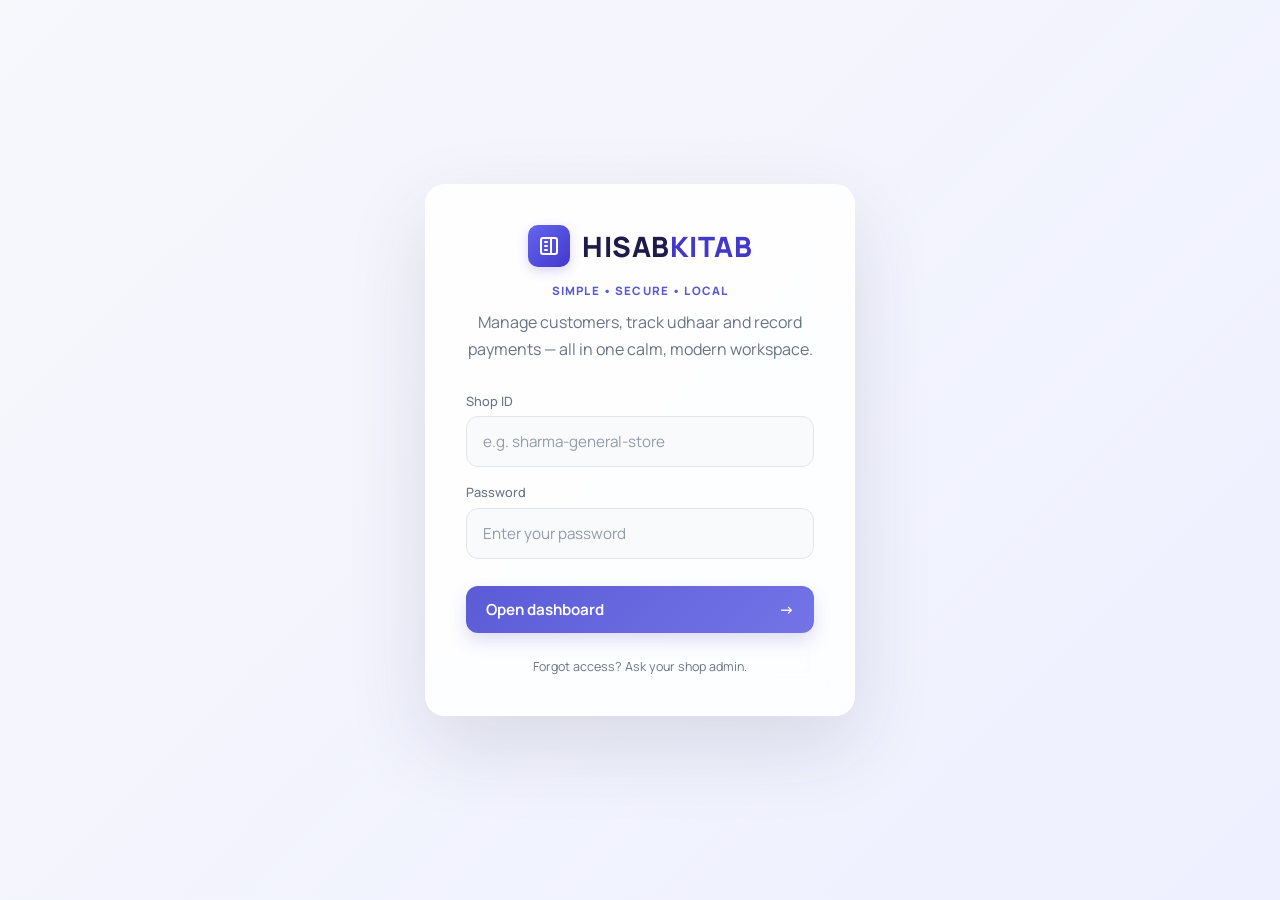
<file: index.html>
<!DOCTYPE html>
<html lang="en">
<head>
<meta charset="UTF-8">
<meta name="viewport" content="width=device-width, initial-scale=1.0">
<title>HISAB-KITAB — Login</title>
<link rel="preconnect" href="https://fonts.googleapis.com">
<link href="https://fonts.googleapis.com/css2?family=Fraunces:opsz,wght@9..144,500;9..144,600;9..144,700&family=Manrope:wght@400;500;600;700&family=IBM+Plex+Mono:wght@500;600&display=swap" rel="stylesheet">
<link rel="stylesheet" href="style.css">
<style>
  /* --- Upgraded Modern Branding Styles --- */
  .brand {
    display: flex;
    align-items: center;
    justify-content: center; /* Centered for the login screen */
    gap: 12px;
    margin-bottom: 16px;
  }
  .brand-logo-wrapper {
    background: linear-gradient(135deg, #6366f1, #4338ca);
    width: 42px;
    height: 42px;
    border-radius: 10px;
    display: flex;
    align-items: center;
    justify-content: center;
    box-shadow: 0 4px 12px rgba(67, 56, 202, 0.2);
  }
  .brand-name {
    font-family: 'Manrope', sans-serif;
    font-weight: 800;
    font-size: 1.75rem;
    letter-spacing: 0.5px;
    color: #1e1b4b;
    margin: 0;
  }
  .brand-name span {
    color: #4338ca;
  }
</style>
</head>
<body class="auth-page">
  <main class="auth-card">
    
    <div class="brand">
      <div class="brand-logo-wrapper">
        <svg width="24" height="24" viewBox="0 0 24 24" fill="none" xmlns="http://www.w3.org/2000/svg">
          <path d="M4 6C4 4.89543 4.89543 4 6 4H18C19.1046 4 20 4.89543 20 6V18C20 19.1046 19.1046 20 18 20H6C4.89543 20 4 19.1046 4 18V6Z" stroke="#ffffff" stroke-width="2" stroke-linecap="round" stroke-linejoin="round"/>
          <path d="M14 4V20" stroke="#ffffff" stroke-width="2" stroke-linecap="round" stroke-linejoin="round"/>
          <path d="M8 8H10" stroke="#ffffff" stroke-width="2" stroke-linecap="round" stroke-linejoin="round"/>
          <path d="M8 12H10" stroke="#ffffff" stroke-width="2" stroke-linecap="round" stroke-linejoin="round"/>
          <path d="M8 16H10" stroke="#ffffff" stroke-width="2" stroke-linecap="round" stroke-linejoin="round"/>
        </svg>
      </div>
      <h1 class="brand-name">HISAB<span>KITAB</span></h1>
    </div>

    <p class="eyebrow">Simple • Secure • Local</p><p class="auth-tagline">Manage customers, track udhaar and record payments — all in one calm, modern workspace.</p>

    <form id="loginForm" class="auth-form" novalidate>
      <label for="shopId">Shop ID</label>
      <input type="text" id="shopId" name="shopId" placeholder="e.g. sharma-general-store" autocomplete="username" required>

      <label for="password">Password</label>
      <input type="password" id="password" name="password" placeholder="Enter your password" autocomplete="current-password" required>

      <p id="loginError" class="form-error" hidden></p>

      <button type="submit" class="btn btn-primary btn-block"><span>Open dashboard</span><span aria-hidden="true">→</span></button>
    </form>

    <p class="auth-footnote">Forgot access? Ask your shop admin.</p>
  </main>

  <script src="api.js"></script>
  <script src="login.js"></script>
</body>
</html>
</file>
<file: style.css>
/* ============================================================
   HISAB KITAB — Modern Ledger UI
   Color Rule: 60 : 30 : 10
   ============================================================ */

:root {
  /* ---------- 60% Primary ---------- */
  --bg: #0f172a;
  --surface-deep: #111827;

  /* ---------- 30% Secondary ---------- */
  --surface: #1e293b;
  --surface-raised: #263449;
  --surface-hover: #334155;

  /* ---------- 10% Accent ---------- */
  --accent: #f59e0b;
  --accent-hover: #fbbf24;
  --accent-soft: rgba(245, 158, 11, 0.15);

  /* ---------- Text ---------- */
  --text: #f8fafc;
  --text-muted: #94a3b8;

  /* ---------- Borders ---------- */
  --border-soft: rgba(148, 163, 184, 0.18);
  --border-accent: rgba(245, 158, 11, 0.4);

  /* ---------- Status ---------- */
  --success: #22c55e;
  --danger: #f87171;

  /* ---------- Fonts ---------- */
  --font-display: "Fraunces", serif;
  --font-body: "Manrope", sans-serif;
  --font-mono: "IBM Plex Mono", monospace;

  /* ---------- Layout ---------- */
  --radius: 16px;
  --radius-small: 10px;
}

/* ============================================================
   RESET
   ============================================================ */
* { box-sizing: border-box; }
html { scroll-behavior: smooth; }
body {
  margin: 0; min-height: 100vh;
  background: radial-gradient(circle at top right, rgba(245, 158, 11, 0.06), transparent 35%), var(--bg);
  color: var(--text);
  font-family: var(--font-body);
  -webkit-font-smoothing: antialiased;
}

:focus-visible { outline: 2px solid var(--accent); outline-offset: 3px; }

/* ============================================================
   BRAND (NEW SVG LOGO STYLES)
   ============================================================ */
.brand {
  display: flex; align-items: center; gap: 12px;
}
.auth-card .brand {
  justify-content: center; margin-bottom: 16px;
}
.brand-logo-wrapper {
  background: linear-gradient(135deg, #6366f1, #4338ca);
  width: 36px; height: 36px; border-radius: 10px;
  display: flex; align-items: center; justify-content: center;
  box-shadow: 0 4px 12px rgba(67, 56, 202, 0.2);
}
.auth-card .brand-logo-wrapper {
  width: 42px; height: 42px;
}
.brand-name {
  font-family: var(--font-body); font-weight: 800;
  font-size: 1.35rem; letter-spacing: 0.5px;
  color: #1e1b4b; margin: 0;
}
.auth-card .brand-name {
  font-size: 1.75rem;
}
.brand-name span { color: #4338ca; }

/* ============================================================
   MODAL POP-UP STYLES
   ============================================================ */
.modal-overlay {
  position: fixed; top: 0; left: 0; width: 100vw; height: 100vh;
  background: rgba(0, 0, 0, 0.6); backdrop-filter: blur(4px);
  display: flex; align-items: center; justify-content: center; z-index: 1000;
}
.modal-overlay[hidden] { display: none; }
.modal-card {
  background: #ffffff; padding: 32px; border-radius: 16px;
  box-shadow: 0 10px 25px rgba(0,0,0,0.1); text-align: center; max-width: 400px; width: 90%;
}
.modal-title { font-family: var(--font-display); color: #4338ca; margin-bottom: 8px; font-size: 1.5rem; }
.modal-card p { color: #4b5563; margin-bottom: 24px; }

/* ============================================================
   INPUTS
   ============================================================ */
input[type="text"], input[type="password"], input[type="tel"], input[type="number"] {
  width: 100%; padding: 0.8rem 1rem; background: var(--surface-deep);
  border: 1px solid var(--border-soft); border-radius: var(--radius-small);
  color: var(--text); font-family: var(--font-body); font-size: 0.95rem;
  transition: border-color 0.2s ease, box-shadow 0.2s ease, background 0.2s ease;
}
input::placeholder { color: var(--text-muted); opacity: 0.7; }
input:hover { border-color: rgba(148, 163, 184, 0.35); }
input:focus { outline: none; border-color: var(--accent); box-shadow: 0 0 0 3px var(--accent-soft); background: #172033; }
label { display: block; margin-bottom: 0.4rem; color: var(--text-muted); font-size: 0.8rem; font-weight: 500; }

/* ============================================================
   BUTTONS
   ============================================================ */
.btn {
  position: relative; border: none; border-radius: var(--radius-small);
  padding: 0.8rem 1.25rem; font-family: var(--font-body); font-size: 0.95rem; font-weight: 650;
  cursor: pointer; transition: transform 0.18s ease, box-shadow 0.18s ease, background 0.18s ease;
}
.btn:hover { transform: translateY(-2px); }
.btn:active { transform: scale(0.98); }
.btn-block { width: 100%; }
.btn-small { padding: 0.5rem 0.9rem; font-size: 0.8rem; }
.btn-primary, .btn-cadmium { background: linear-gradient(135deg, var(--accent), #fbbf24); color: #111827; box-shadow: 0 5px 15px rgba(245, 158, 11, 0.2); }
.btn-primary:hover, .btn-cadmium:hover { box-shadow: 0 8px 22px rgba(245, 158, 11, 0.3); }
.btn-mahogany { margin-top: 0.6rem; background: var(--surface-hover); border: 1px solid var(--border-soft); color: var(--text); }
.btn-mahogany:hover { background: #3d4c63; }
.btn-ghost { background: transparent; border: 1px solid var(--border-soft); color: var(--text-muted); }
.btn-ghost:hover { color: var(--text); border-color: var(--border-accent); background: var(--accent-soft); }

/* ============================================================
   MESSAGES
   ============================================================ */
.form-message { margin: 0.65rem 0 0; color: var(--success); font-size: 0.85rem; }
.form-error { margin: 0.65rem 0 0; color: var(--danger); font-size: 0.85rem; }

/* ============================================================
   LOGIN PAGE
   ============================================================ */
.auth-page { min-height: 100vh; display: flex; align-items: center; justify-content: center; padding: 1.5rem; }
.auth-card {
  width: 100%; max-width: 400px; padding: 2.2rem 1.8rem;
  background: linear-gradient(145deg, rgba(255, 255, 255, 0.025), transparent), var(--surface);
  border: 1px solid var(--border-soft); border-top: 3px solid var(--accent);
  border-radius: var(--radius); box-shadow: 0 20px 50px rgba(0, 0, 0, 0.35); animation: cardEnter 0.5s ease;
}
.auth-tagline { margin: 0.7rem 0 1.8rem; color: var(--text-muted); font-size: 0.9rem; line-height: 1.5; text-align: center; }
.auth-form label { margin-top: 1rem; }
.auth-form label:first-of-type { margin-top: 0; }
.auth-form .btn-block { margin-top: 1.7rem; }
.auth-footnote { margin: 1.6rem 0 0; text-align: center; color: var(--text-muted); font-size: 0.78rem; }

/* ============================================================
   DASHBOARD TOPBAR
   ============================================================ */
.topbar {
  position: sticky; top: 0; z-index: 10; display: flex; align-items: center; justify-content: space-between;
  padding: 0.85rem 1.3rem; background: rgba(17, 24, 39, 0.9);
  backdrop-filter: blur(14px); -webkit-backdrop-filter: blur(14px);
  border-bottom: 1px solid var(--border-soft); box-shadow: 0 5px 20px rgba(0, 0, 0, 0.15);
}
.topbar-right { display: flex; align-items: center; gap: 0.9rem; }
.shop-name { color: var(--text-muted); font-size: 0.85rem; }

/* ============================================================
   DASHBOARD
   ============================================================ */
.dashboard { max-width: 680px; margin: 0 auto; padding: 1.5rem 1rem 3rem; display: flex; flex-direction: column; gap: 1.2rem; }

/* ============================================================
   CARDS
   ============================================================ */
.card {
  position: relative; padding: 1.4rem; background: linear-gradient(145deg, rgba(255, 255, 255, 0.018), transparent), var(--surface);
  border: 1px solid var(--border-soft); border-radius: var(--radius);
  box-shadow: 0 10px 30px rgba(0, 0, 0, 0.2); transition: transform 0.2s ease, box-shadow 0.2s ease, border-color 0.2s ease;
}
.card:hover { transform: translateY(-2px); border-color: rgba(245, 158, 11, 0.22); box-shadow: 0 15px 35px rgba(0, 0, 0, 0.25); }
.card-title { margin: 0 0 1rem; color: var(--accent-hover); font-family: var(--font-display); font-size: 1.1rem; font-weight: 600; }

/* ============================================================
   FORM LAYOUT
   ============================================================ */
.field-row { display: flex; flex-direction: column; gap: 0.9rem; margin-bottom: 1rem; }
.field { flex: 1; display: flex; flex-direction: column; }
.field-grow { flex: 2; }

/* ============================================================
   RESULT CARD
   ============================================================ */
.result-header { display: flex; align-items: flex-start; justify-content: space-between; gap: 1rem; margin-bottom: 1.1rem; }
.result-label { color: var(--text-muted); font-size: 0.7rem; font-weight: 600; letter-spacing: 0.08em; text-transform: uppercase; }
.result-name { margin: 0.3rem 0 0; color: var(--text); font-family: var(--font-display); font-size: 1.4rem; font-weight: 600; }

/* ============================================================
   LEDGER BALANCE AREA
   ============================================================ */
.ledger-lines {
  position: relative; margin-bottom: 1.3rem; padding: 1.4rem 1rem; text-align: center;
  background-color: var(--surface-deep);
  background-image: repeating-linear-gradient(to bottom, transparent, transparent 27px, rgba(148, 163, 184, 0.1) 28px);
  border: 1px solid var(--border-soft); border-radius: 12px; overflow: hidden;
}
.ledger-lines::before { content: ""; position: absolute; top: 0; left: 22px; width: 1px; height: 100%; background: rgba(245, 158, 11, 0.18); }
.result-balance { position: relative; margin: 0.4rem 0 0; color: var(--accent-hover); font-family: var(--font-mono); font-size: clamp(1.8rem, 6vw, 2.3rem); font-weight: 600; text-shadow: 0 0 25px rgba(245, 158, 11, 0.15); }

/* ============================================================
   ACTION ROW
   ============================================================ */
.action-row { display: flex; flex-direction: column; gap: 1rem; }

/* ============================================================
   ANIMATIONS
   ============================================================ */
@keyframes cardEnter { from { opacity: 0; transform: translateY(15px); } to { opacity: 1; transform: translateY(0); } }

/* ============================================================
   RESPONSIVE DESIGN
   ============================================================ */
@media (min-width: 560px) { .field-row { flex-direction: row; } .action-row { flex-direction: row; } }
@media (max-width: 480px) {
  .auth-card { padding: 1.8rem 1.3rem; } .topbar { padding: 0.8rem 1rem; }
  .shop-name { display: none; } .dashboard { padding: 1rem 0.8rem 2rem; }
  .card { padding: 1.15rem; } .result-balance { font-size: 1.8rem; }
}
@media (prefers-reduced-motion: reduce) { *, *::before, *::after { animation-duration: 0.01ms !important; animation-iteration-count: 1 !important; transition-duration: 0.01ms !important; } }

/* ===== Visual Polish (Centered Elements Fix) ===== */
:root{--bg:#f6f7fb;--surface-deep:#eef1f7;--surface:#fff;--surface-raised:#fff;--surface-hover:#e9edf5;--accent:#5b5bd6;--accent-hover:#7474e8;--accent-soft:rgba(91,91,214,.12);--text:#1d2433;--text-muted:#697386;--border-soft:#e4e8f0;--border-accent:rgba(91,91,214,.35);--success:#168a61;--danger:#dc4c64;--radius:20px;--radius-small:12px}
body{background:radial-gradient(circle at 85% 0,rgba(91,91,214,.09),transparent 30%),radial-gradient(circle at 0 50%,rgba(54,179,126,.06),transparent 25%),var(--bg)}
/* FIXED: Centered the slogan directly down from the heading logo layout */
.eyebrow{margin:0 0 .35rem;color:var(--accent);font-size:.72rem;font-weight:800;letter-spacing:.1em;text-transform:uppercase;text-align:center}
.auth-page{background:linear-gradient(135deg,#f7f8fc 0%,#eef0ff 100%)} .auth-card{max-width:430px;border:1px solid rgba(255,255,255,.8);border-top:1px solid rgba(255,255,255,.8);box-shadow:0 30px 80px rgba(43,49,72,.13);padding:2.5rem;background:rgba(255,255,255,.86);backdrop-filter:blur(18px)}
/* FIXED: Removed line indicator and centered description text to erase the awkward left space gap */
.auth-card:before{display:none}
.auth-tagline{font-size:1rem;line-height:1.7;text-align:center}
.auth-form .btn-block{display:flex;justify-content:space-between;align-items:center}
input[type=text],input[type=password],input[type=tel],input[type=number]{background:#f9fafc;border-color:#e1e5ed;color:var(--text);padding:.88rem 1rem} input:focus{background:white}.btn-primary,.btn-cadmium{background:linear-gradient(135deg,var(--accent),var(--accent-hover));color:white;box-shadow:0 8px 18px rgba(91,91,214,.2)}
.topbar{background:rgba(255,255,255,.82);border-color:var(--border-soft);box-shadow:0 4px 24px rgba(35,42,62,.05)}.dashboard{max-width:1100px;padding:2rem 1.25rem 4rem;gap:1.4rem}.shop-name{color:var(--text-muted)}
.hero-panel{display:flex;align-items:flex-end;justify-content:space-between;gap:1rem;padding:1.2rem .2rem}.hero-panel h1{font-family:var(--font-display);font-size:clamp(1.8rem,5vw,2.8rem);margin:.1rem 0;color:var(--text)}.hero-panel p{margin:.4rem 0 0;color:var(--text-muted)}.hero-date{background:white;border:1px solid var(--border-soft);border-radius:999px;padding:.65rem 1rem;color:var(--text-muted);font-size:.82rem;white-space:nowrap}
.stats-grid{display:grid;grid-template-columns:repeat(3,1fr);gap:1rem}.stat-card{display:flex;align-items:center;gap:.9rem;background:white;border:1px solid var(--border-soft);border-radius:16px;padding:1.1rem;box-shadow:0 8px 25px rgba(35,42,62,.045)}.stat-icon{width:42px;height:42px;border-radius:12px;display:grid;place-items:center;background:var(--accent-soft);color:var(--accent);font-weight:800}.stat-label{display:block;font-size:.72rem;color:var(--text-muted);margin-bottom:.2rem}.stat-card strong{font-size:1.05rem;color:var(--text)}
.content-grid{display:grid;grid-template-columns:1.15fr .85fr;gap:1.2rem}.card{background:rgba(255,255,255,.92);border:1px solid var(--border-soft);box-shadow:0 12px 35px rgba(35,42,62,.055)}.card:hover{border-color:rgba(91,91,214,.22);box-shadow:0 18px 42px rgba(35,42,62,.08)}.card-title{color:var(--text);font-size:1.2rem}.ledger-lines{background-color:#f8f9fc;border-color:var(--border-soft);background-image:repeating-linear-gradient(to bottom,transparent,transparent 27px,#e9ecf3 28px)}.ledger-lines::before{background:rgba(91,91,214,.2)}.result-balance{color:var(--accent);text-shadow:none}.btn-add{background:#fff0ec;color:#b7472c;border:1px solid #ffd8ce}.btn-payment{background:#eaf8f2;color:#147453;border:1px solid #c9eddf}.btn-add,.btn-payment{margin-top:.6rem}.form-message{color:var(--success)}
[hidden]{display:none!important}
@media(max-width:760px){.stats-grid{grid-template-columns:1fr}.content-grid{grid-template-columns:1fr}.hero-panel{align-items:flex-start;flex-direction:column}.hero-date{display:none}.stat-card{padding:.9rem}.dashboard{padding-top:1.2rem}}
</file>
